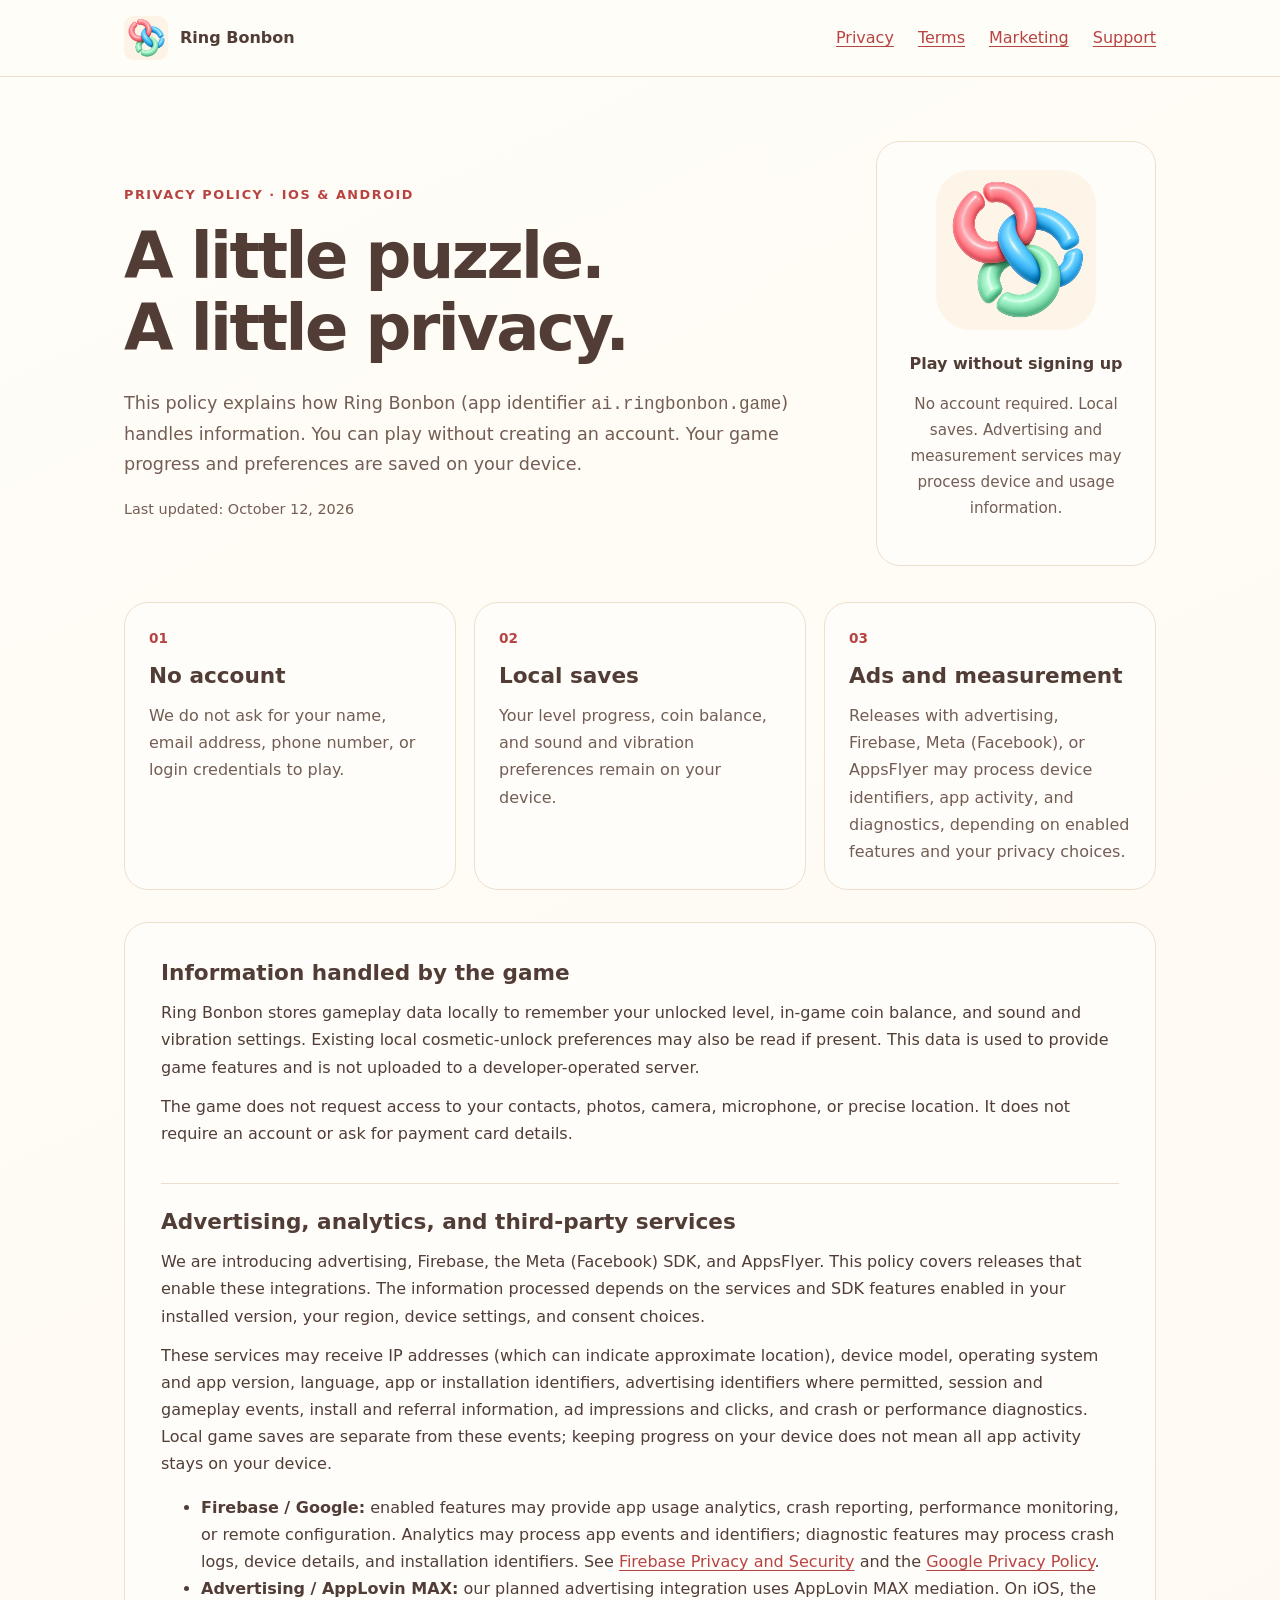
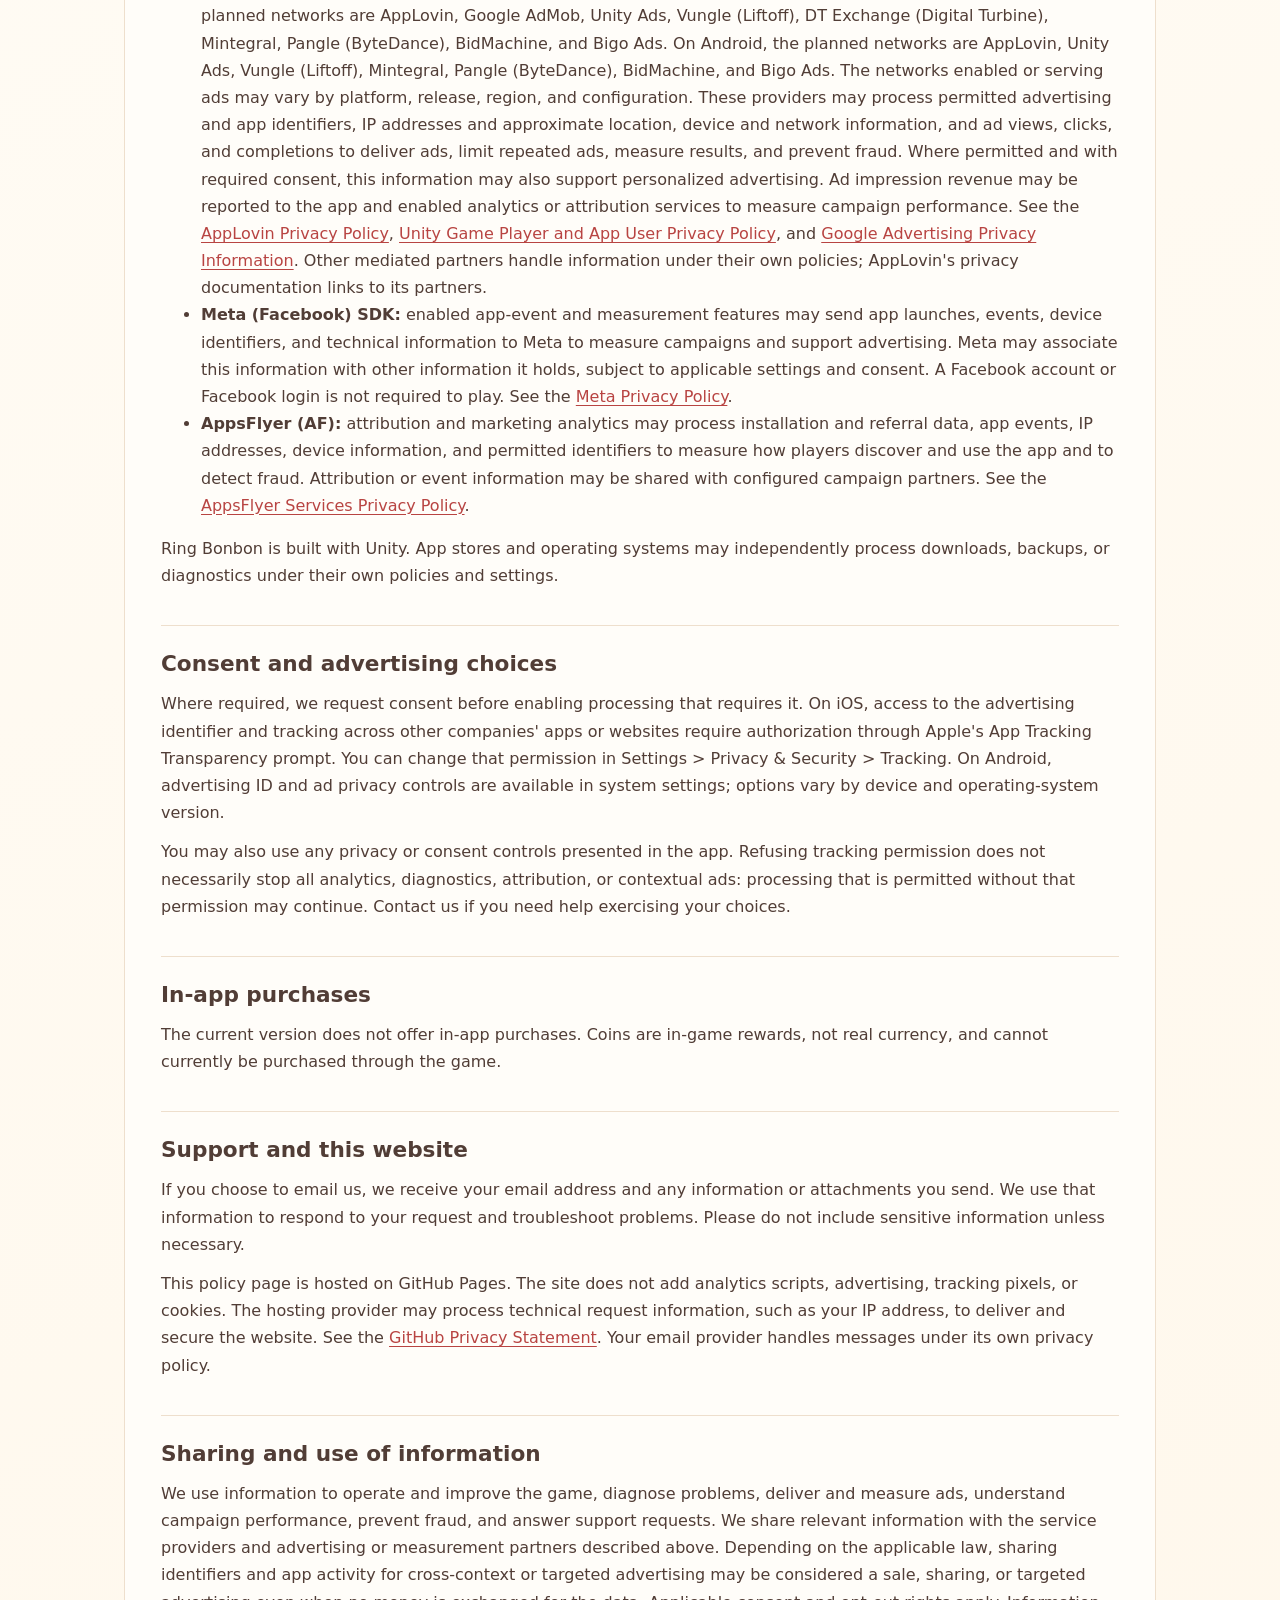
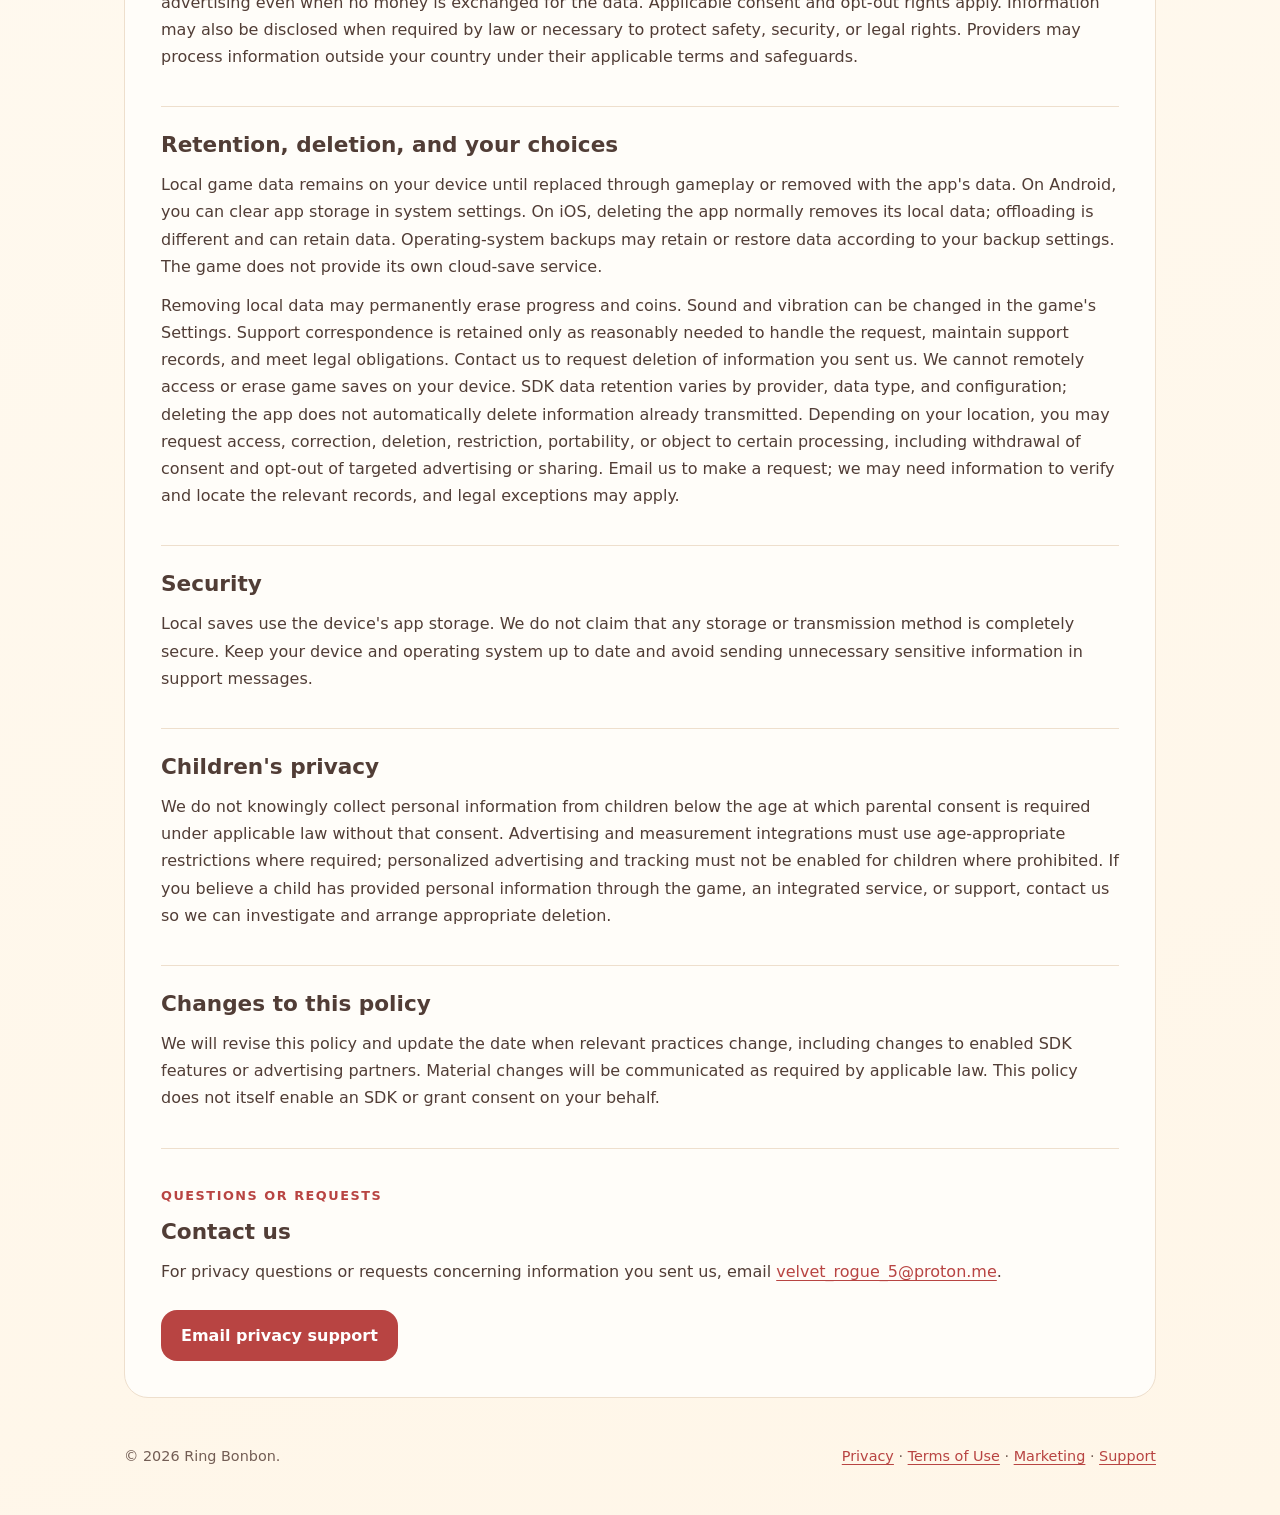
<file: index.html>
<!doctype html>
<html lang="en">
<head>
  <meta charset="utf-8">
  <meta name="viewport" content="width=device-width, initial-scale=1">
  <meta http-equiv="refresh" content="0;url=privacy.html">
  <title>Ring Bonbon</title>
</head>
<body><p><a href="privacy.html">Ring Bonbon Privacy Policy</a></p></body>
</html>
</file>
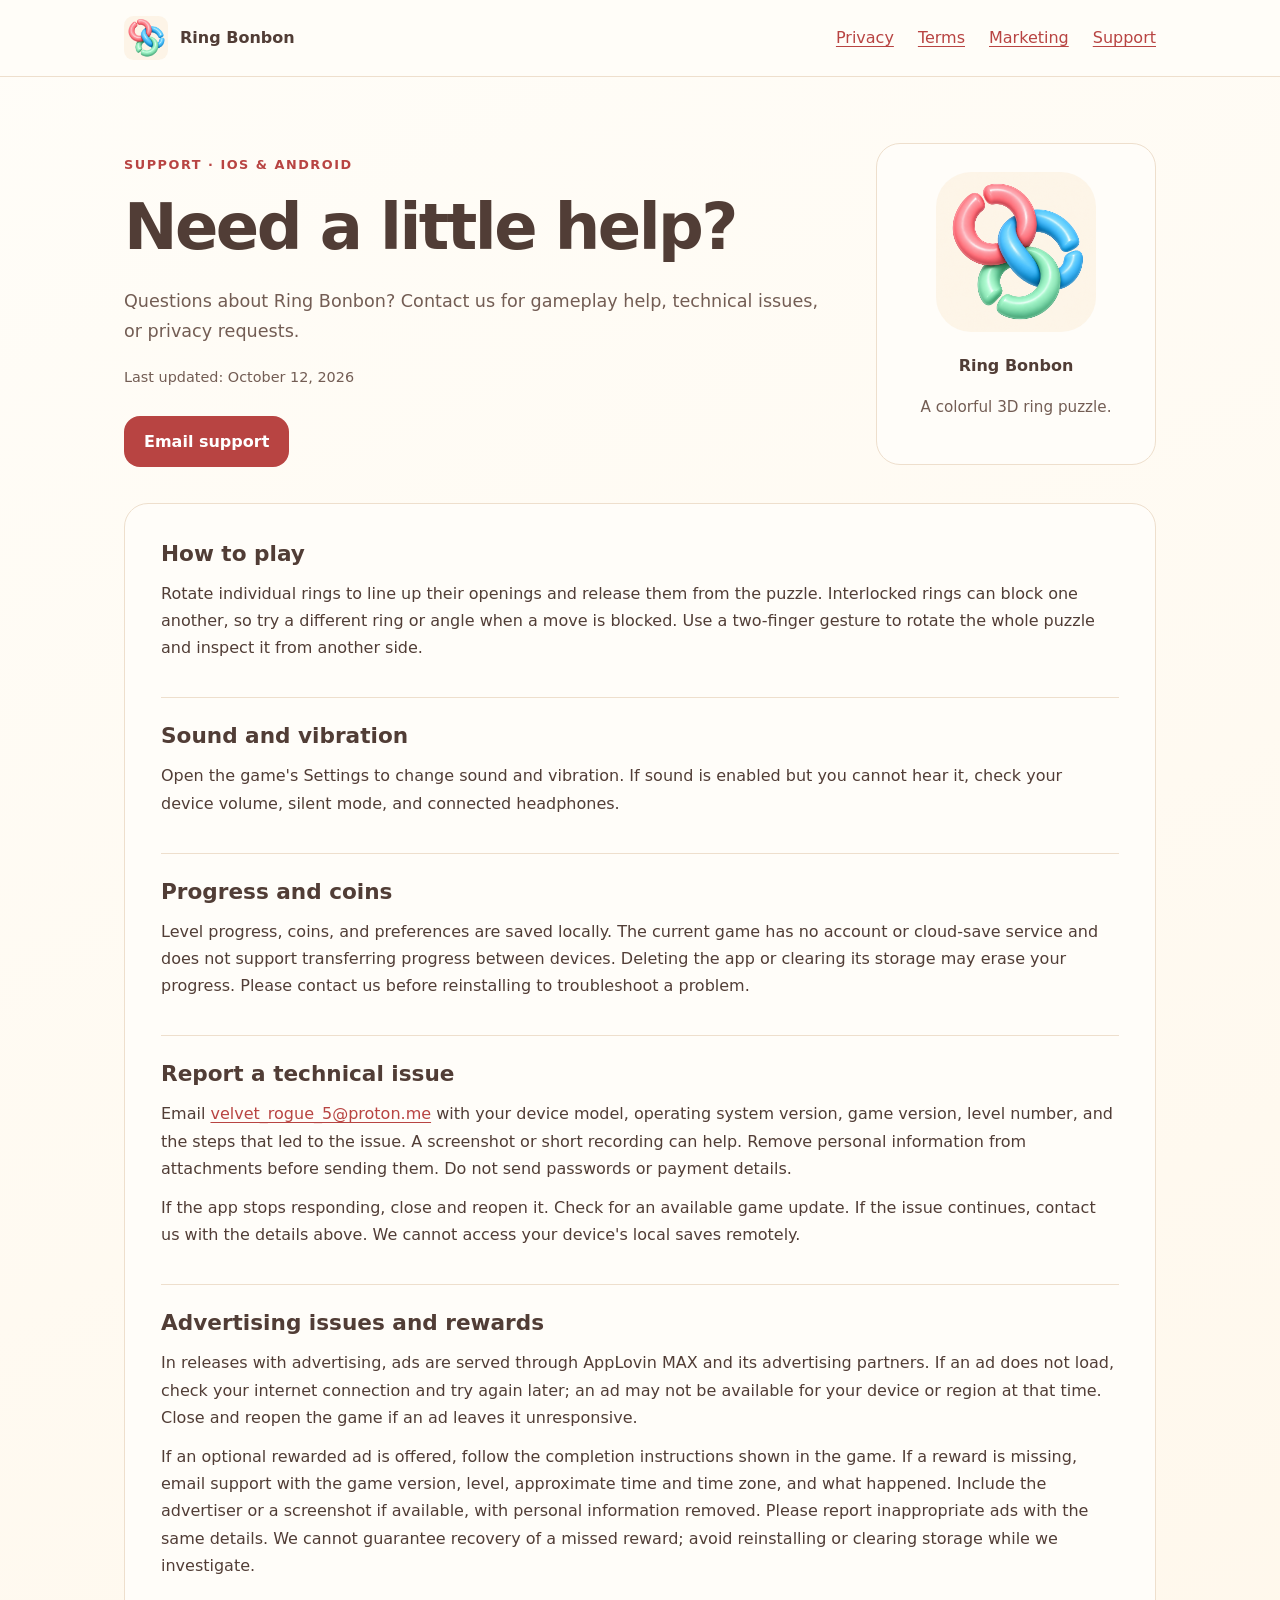
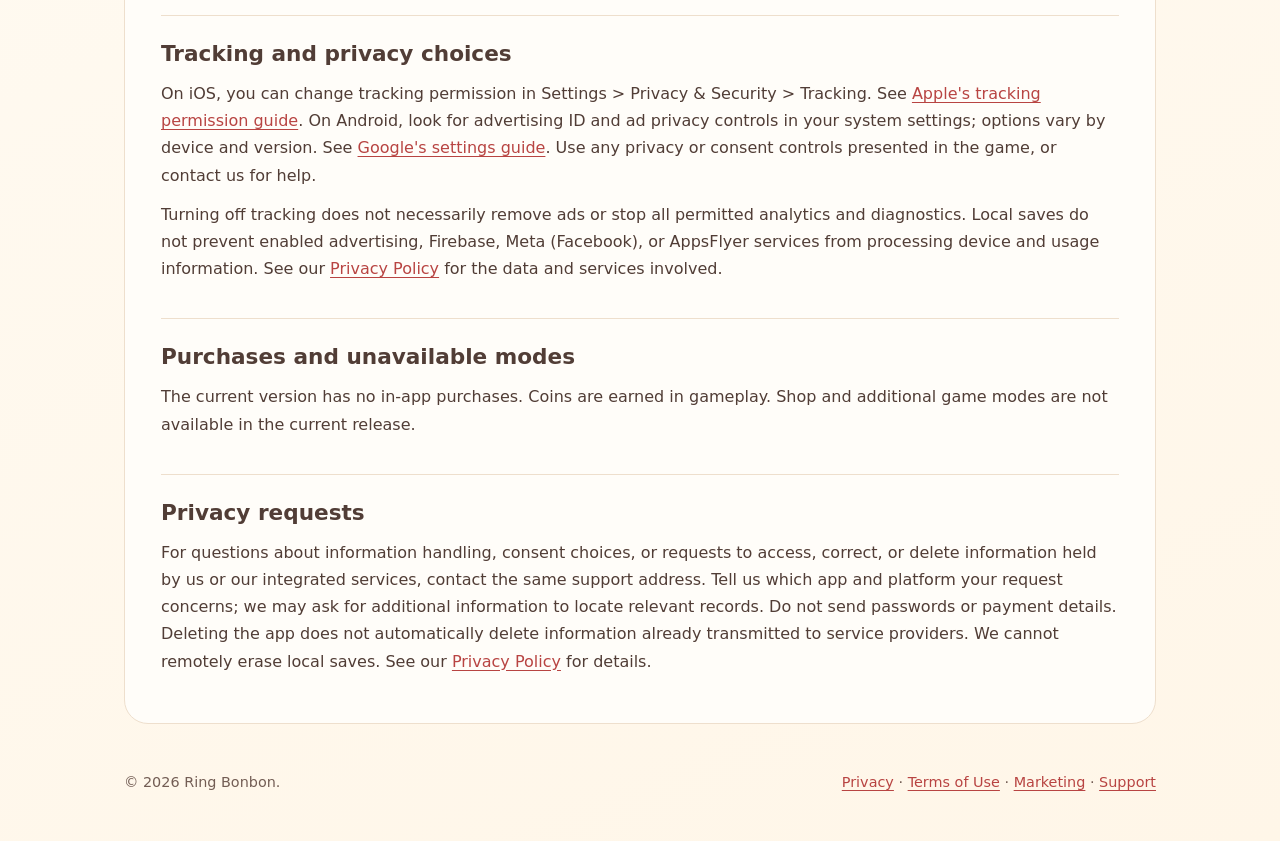
<file: support/index.html>
<!doctype html>
<html lang="en">
<head>
  <meta charset="utf-8">
  <meta name="viewport" content="width=device-width, initial-scale=1">
  <meta name="description" content="Ring Bonbon gameplay, technical and advertising support, privacy choices, and contact information.">
  <meta name="theme-color" content="#fff6e8">
  <title>Support | Ring Bonbon</title>
  <link rel="icon" href="../assets/app-icon.png">
  <link rel="stylesheet" href="../assets/styles.css">
</head>
<body>
  <header><nav aria-label="Page navigation"><a class="brand" href="../index.html"><img src="../assets/app-icon.png" alt="" width="44" height="44">Ring Bonbon</a><a href="../privacy.html">Privacy</a><a href="../terms-of-use.html">Terms</a><a href="../marketing.html">Marketing</a><a href="./" aria-current="page">Support</a></nav></header>
  <main>
    <section class="hero"><div><p class="eyebrow">Support · iOS &amp; Android</p><h1>Need a little help?</h1><p class="lead">Questions about Ring Bonbon? Contact us for gameplay help, technical issues, or privacy requests.</p><p class="updated">Last updated: October 12, 2026</p><a class="button" href="mailto:velvet_rogue_5@proton.me?subject=Ring%20Bonbon%20Support">Email support</a></div><aside><img src="../assets/app-icon.png" alt="Ring Bonbon app icon" width="160" height="160"><strong>Ring Bonbon</strong><p>A colorful 3D ring puzzle.</p></aside></section>
    <section class="policy" aria-label="Support information">
      <article><h2>How to play</h2><p>Rotate individual rings to line up their openings and release them from the puzzle. Interlocked rings can block one another, so try a different ring or angle when a move is blocked. Use a two-finger gesture to rotate the whole puzzle and inspect it from another side.</p></article>
      <article><h2>Sound and vibration</h2><p>Open the game's Settings to change sound and vibration. If sound is enabled but you cannot hear it, check your device volume, silent mode, and connected headphones.</p></article>
      <article><h2>Progress and coins</h2><p>Level progress, coins, and preferences are saved locally. The current game has no account or cloud-save service and does not support transferring progress between devices. Deleting the app or clearing its storage may erase your progress. Please contact us before reinstalling to troubleshoot a problem.</p></article>
      <article><h2>Report a technical issue</h2><p>Email <a href="mailto:velvet_rogue_5@proton.me">velvet_rogue_5@proton.me</a> with your device model, operating system version, game version, level number, and the steps that led to the issue. A screenshot or short recording can help. Remove personal information from attachments before sending them. Do not send passwords or payment details.</p><p>If the app stops responding, close and reopen it. Check for an available game update. If the issue continues, contact us with the details above. We cannot access your device's local saves remotely.</p></article>
      <article><h2>Advertising issues and rewards</h2><p>In releases with advertising, ads are served through AppLovin MAX and its advertising partners. If an ad does not load, check your internet connection and try again later; an ad may not be available for your device or region at that time. Close and reopen the game if an ad leaves it unresponsive.</p><p>If an optional rewarded ad is offered, follow the completion instructions shown in the game. If a reward is missing, email support with the game version, level, approximate time and time zone, and what happened. Include the advertiser or a screenshot if available, with personal information removed. Please report inappropriate ads with the same details. We cannot guarantee recovery of a missed reward; avoid reinstalling or clearing storage while we investigate.</p></article>
      <article><h2>Tracking and privacy choices</h2><p>On iOS, you can change tracking permission in Settings &gt; Privacy &amp; Security &gt; Tracking. See <a href="https://support.apple.com/en-us/102420" rel="noopener noreferrer">Apple's tracking permission guide</a>. On Android, look for advertising ID and ad privacy controls in your system settings; options vary by device and version. See <a href="https://support.google.com/android/answer/3118621" rel="noopener noreferrer">Google's settings guide</a>. Use any privacy or consent controls presented in the game, or contact us for help.</p><p>Turning off tracking does not necessarily remove ads or stop all permitted analytics and diagnostics. Local saves do not prevent enabled advertising, Firebase, Meta (Facebook), or AppsFlyer services from processing device and usage information. See our <a href="../privacy.html">Privacy Policy</a> for the data and services involved.</p></article>
      <article><h2>Purchases and unavailable modes</h2><p>The current version has no in-app purchases. Coins are earned in gameplay. Shop and additional game modes are not available in the current release.</p></article>
      <article><h2>Privacy requests</h2><p>For questions about information handling, consent choices, or requests to access, correct, or delete information held by us or our integrated services, contact the same support address. Tell us which app and platform your request concerns; we may ask for additional information to locate relevant records. Do not send passwords or payment details. Deleting the app does not automatically delete information already transmitted to service providers. We cannot remotely erase local saves. See our <a href="../privacy.html">Privacy Policy</a> for details.</p></article>
    </section>
  </main>
  <footer><p>&copy; 2026 Ring Bonbon.</p><div><a href="../privacy.html">Privacy</a> · <a href="../terms-of-use.html">Terms of Use</a> · <a href="../marketing.html">Marketing</a> · <a href="./">Support</a></div></footer>
</body>
</html>
</file>
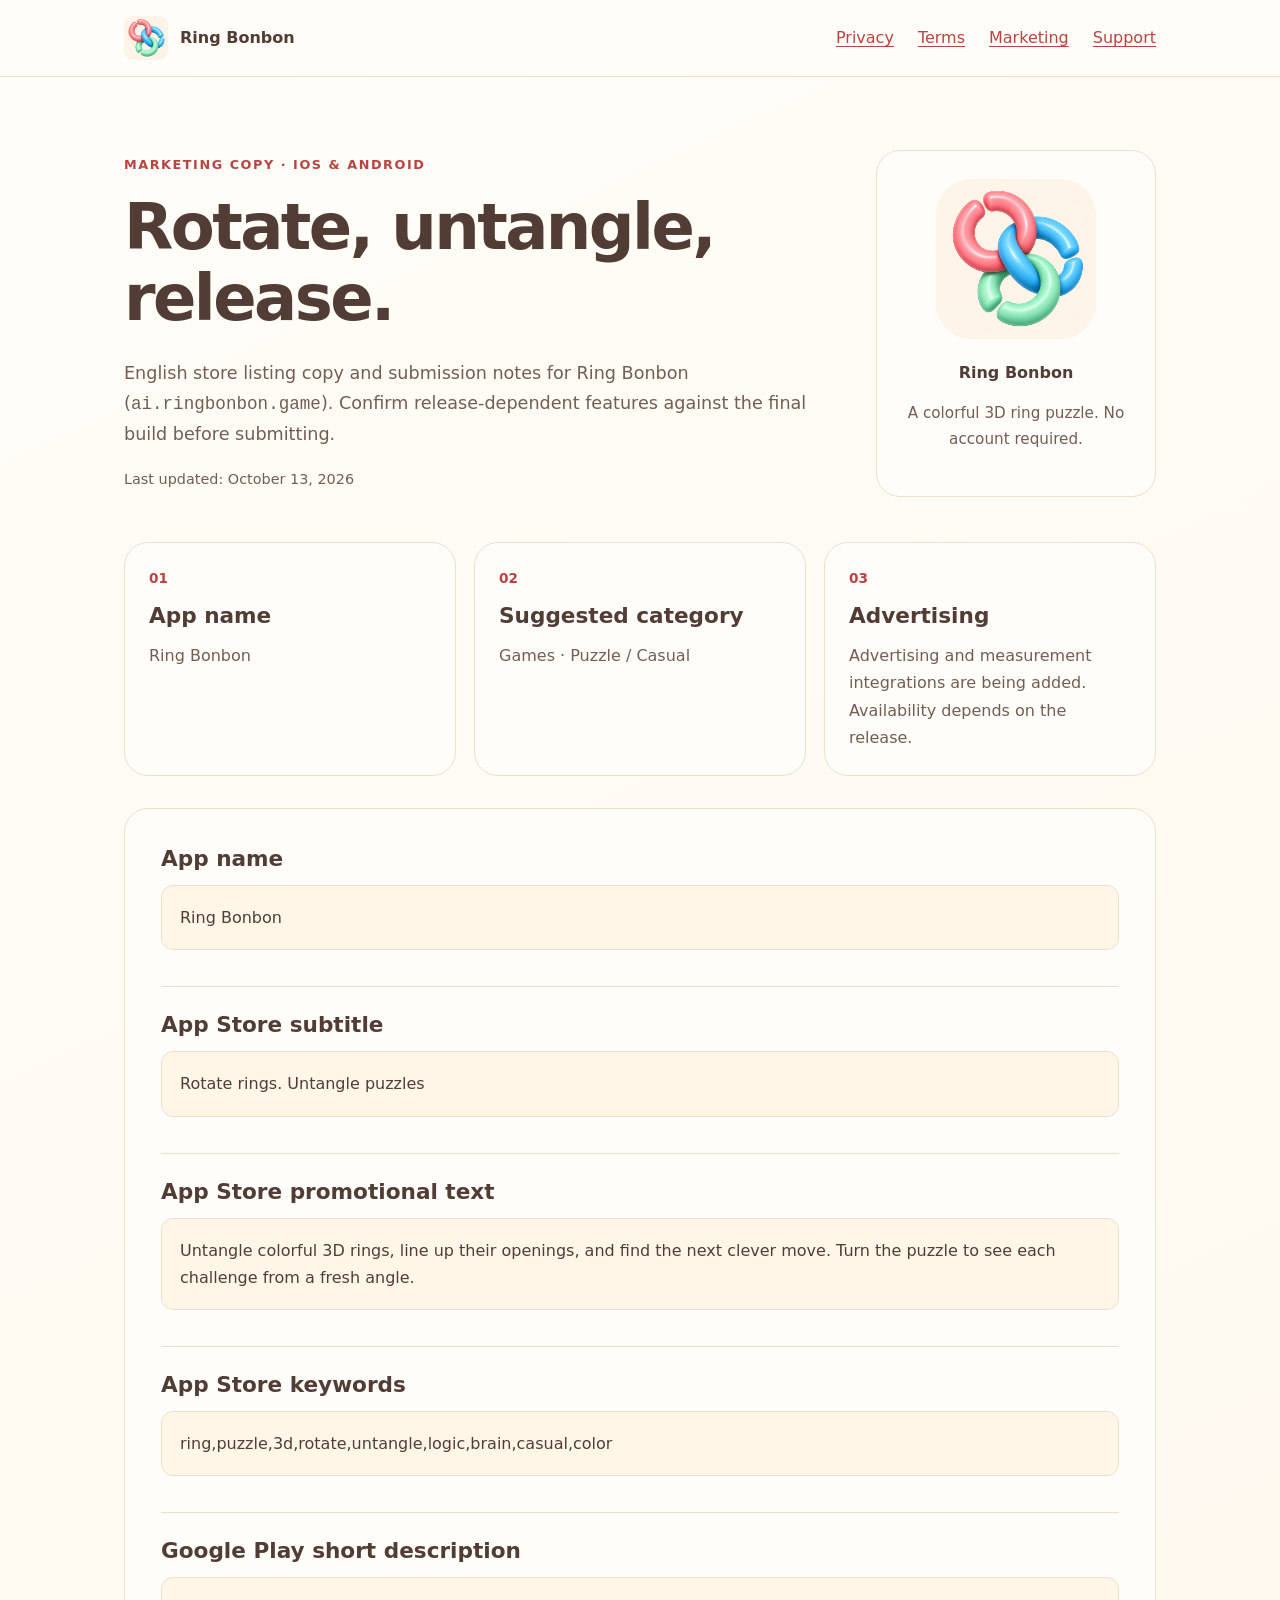
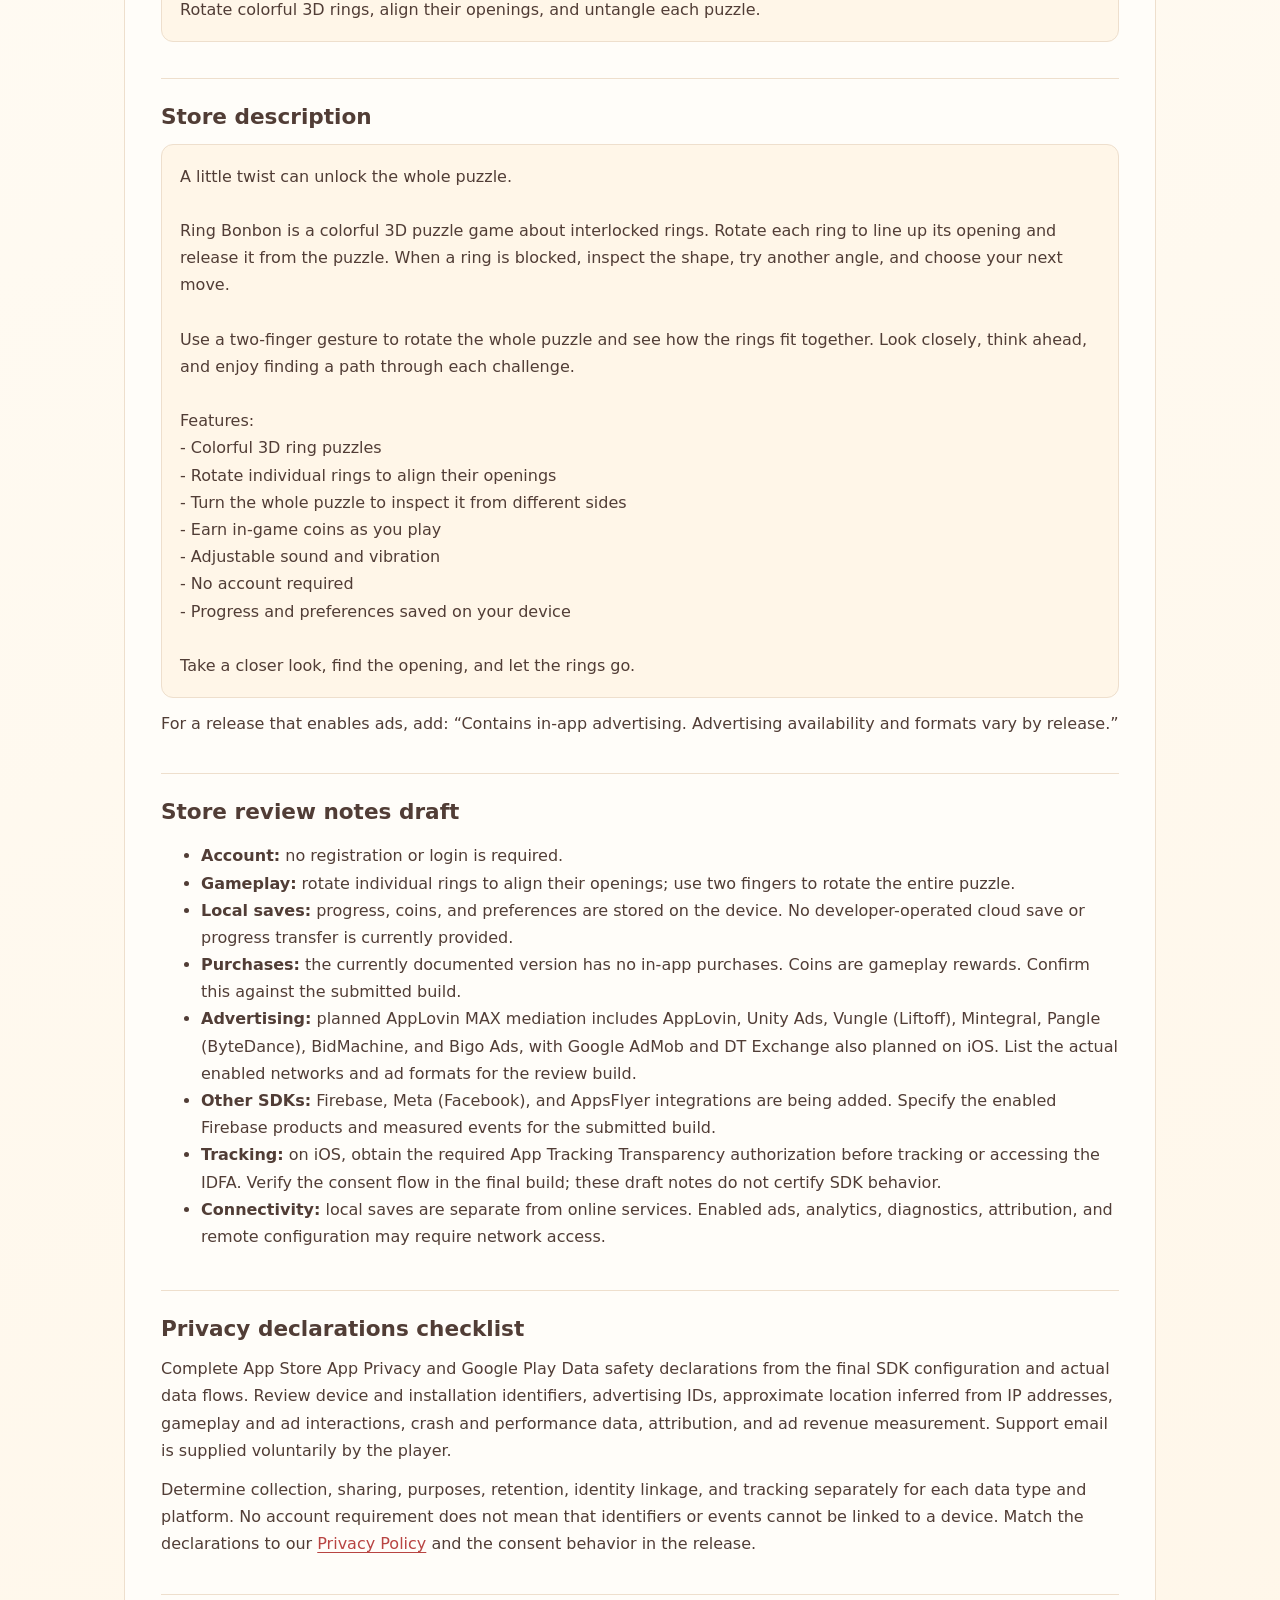
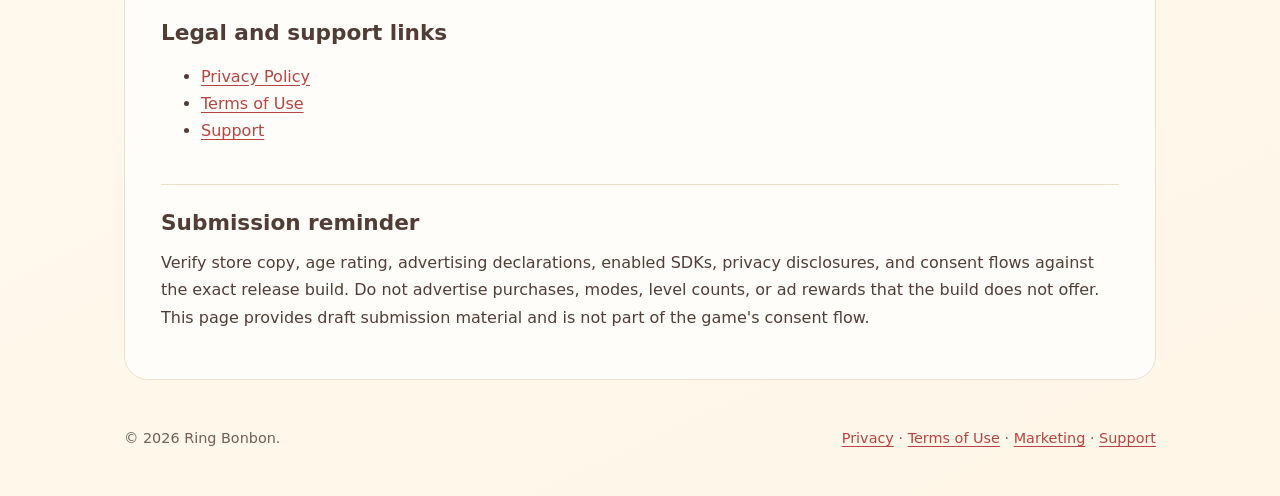
<file: marketing.html>
<!doctype html>
<html lang="en">
<head>
  <meta charset="utf-8">
  <meta name="viewport" content="width=device-width, initial-scale=1">
  <meta name="description" content="English store listing copy and submission notes for Ring Bonbon on iOS and Android.">
  <meta name="theme-color" content="#fff6e8">
  <title>Marketing Copy | Ring Bonbon</title>
  <link rel="icon" href="assets/app-icon.png">
  <link rel="stylesheet" href="assets/styles.css">
</head>
<body>
  <header><nav aria-label="Page navigation"><a class="brand" href="index.html"><img src="assets/app-icon.png" alt="" width="44" height="44">Ring Bonbon</a><a href="privacy.html">Privacy</a><a href="terms-of-use.html">Terms</a><a href="marketing.html" aria-current="page">Marketing</a><a href="support/">Support</a></nav></header>
  <main>
    <section class="hero"><div><p class="eyebrow">Marketing Copy · iOS &amp; Android</p><h1>Rotate, untangle,<br>release.</h1><p class="lead">English store listing copy and submission notes for Ring Bonbon (<code>ai.ringbonbon.game</code>). Confirm release-dependent features against the final build before submitting.</p><p class="updated">Last updated: October 13, 2026</p></div><aside><img src="assets/app-icon.png" alt="Ring Bonbon app icon" width="160" height="160"><strong>Ring Bonbon</strong><p>A colorful 3D ring puzzle. No account required.</p></aside></section>
    <section class="summary" aria-label="Store listing summary">
      <article><span>01</span><h2>App name</h2><p>Ring Bonbon</p></article>
      <article><span>02</span><h2>Suggested category</h2><p>Games · Puzzle / Casual</p></article>
      <article><span>03</span><h2>Advertising</h2><p>Advertising and measurement integrations are being added. Availability depends on the release.</p></article>
    </section>
    <section class="policy" aria-label="Marketing copy and submission notes">
      <article><h2>App name</h2><pre class="copy-block">Ring Bonbon</pre></article>
      <article><h2>App Store subtitle</h2><pre id="subtitle" class="copy-block">Rotate rings. Untangle puzzles</pre></article>
      <article><h2>App Store promotional text</h2><pre id="promotional-text" class="copy-block">Untangle colorful 3D rings, line up their openings, and find the next clever move. Turn the puzzle to see each challenge from a fresh angle.</pre></article>
      <article><h2>App Store keywords</h2><pre id="keywords" class="copy-block">ring,puzzle,3d,rotate,untangle,logic,brain,casual,color</pre></article>
      <article><h2>Google Play short description</h2><pre id="short-description" class="copy-block">Rotate colorful 3D rings, align their openings, and untangle each puzzle.</pre></article>
      <article><h2>Store description</h2><pre id="store-description" class="copy-block">A little twist can unlock the whole puzzle.

Ring Bonbon is a colorful 3D puzzle game about interlocked rings. Rotate each ring to line up its opening and release it from the puzzle. When a ring is blocked, inspect the shape, try another angle, and choose your next move.

Use a two-finger gesture to rotate the whole puzzle and see how the rings fit together. Look closely, think ahead, and enjoy finding a path through each challenge.

Features:
- Colorful 3D ring puzzles
- Rotate individual rings to align their openings
- Turn the whole puzzle to inspect it from different sides
- Earn in-game coins as you play
- Adjustable sound and vibration
- No account required
- Progress and preferences saved on your device

Take a closer look, find the opening, and let the rings go.</pre><p>For a release that enables ads, add: “Contains in-app advertising. Advertising availability and formats vary by release.”</p></article>
      <article><h2>Store review notes draft</h2><ul>
        <li><strong>Account:</strong> no registration or login is required.</li>
        <li><strong>Gameplay:</strong> rotate individual rings to align their openings; use two fingers to rotate the entire puzzle.</li>
        <li><strong>Local saves:</strong> progress, coins, and preferences are stored on the device. No developer-operated cloud save or progress transfer is currently provided.</li>
        <li><strong>Purchases:</strong> the currently documented version has no in-app purchases. Coins are gameplay rewards. Confirm this against the submitted build.</li>
        <li><strong>Advertising:</strong> planned AppLovin MAX mediation includes AppLovin, Unity Ads, Vungle (Liftoff), Mintegral, Pangle (ByteDance), BidMachine, and Bigo Ads, with Google AdMob and DT Exchange also planned on iOS. List the actual enabled networks and ad formats for the review build.</li>
        <li><strong>Other SDKs:</strong> Firebase, Meta (Facebook), and AppsFlyer integrations are being added. Specify the enabled Firebase products and measured events for the submitted build.</li>
        <li><strong>Tracking:</strong> on iOS, obtain the required App Tracking Transparency authorization before tracking or accessing the IDFA. Verify the consent flow in the final build; these draft notes do not certify SDK behavior.</li>
        <li><strong>Connectivity:</strong> local saves are separate from online services. Enabled ads, analytics, diagnostics, attribution, and remote configuration may require network access.</li>
      </ul></article>
      <article><h2>Privacy declarations checklist</h2><p>Complete App Store App Privacy and Google Play Data safety declarations from the final SDK configuration and actual data flows. Review device and installation identifiers, advertising IDs, approximate location inferred from IP addresses, gameplay and ad interactions, crash and performance data, attribution, and ad revenue measurement. Support email is supplied voluntarily by the player.</p><p>Determine collection, sharing, purposes, retention, identity linkage, and tracking separately for each data type and platform. No account requirement does not mean that identifiers or events cannot be linked to a device. Match the declarations to our <a href="privacy.html">Privacy Policy</a> and the consent behavior in the release.</p></article>
      <article><h2>Legal and support links</h2><ul><li><a href="privacy.html">Privacy Policy</a></li><li><a href="terms-of-use.html">Terms of Use</a></li><li><a href="support/">Support</a></li></ul></article>
      <article><h2>Submission reminder</h2><p>Verify store copy, age rating, advertising declarations, enabled SDKs, privacy disclosures, and consent flows against the exact release build. Do not advertise purchases, modes, level counts, or ad rewards that the build does not offer. This page provides draft submission material and is not part of the game's consent flow.</p></article>
    </section>
  </main>
  <footer><p>&copy; 2026 Ring Bonbon.</p><div><a href="privacy.html">Privacy</a> · <a href="terms-of-use.html">Terms of Use</a> · <a href="marketing.html">Marketing</a> · <a href="support/">Support</a></div></footer>
</body>
</html>
</file>
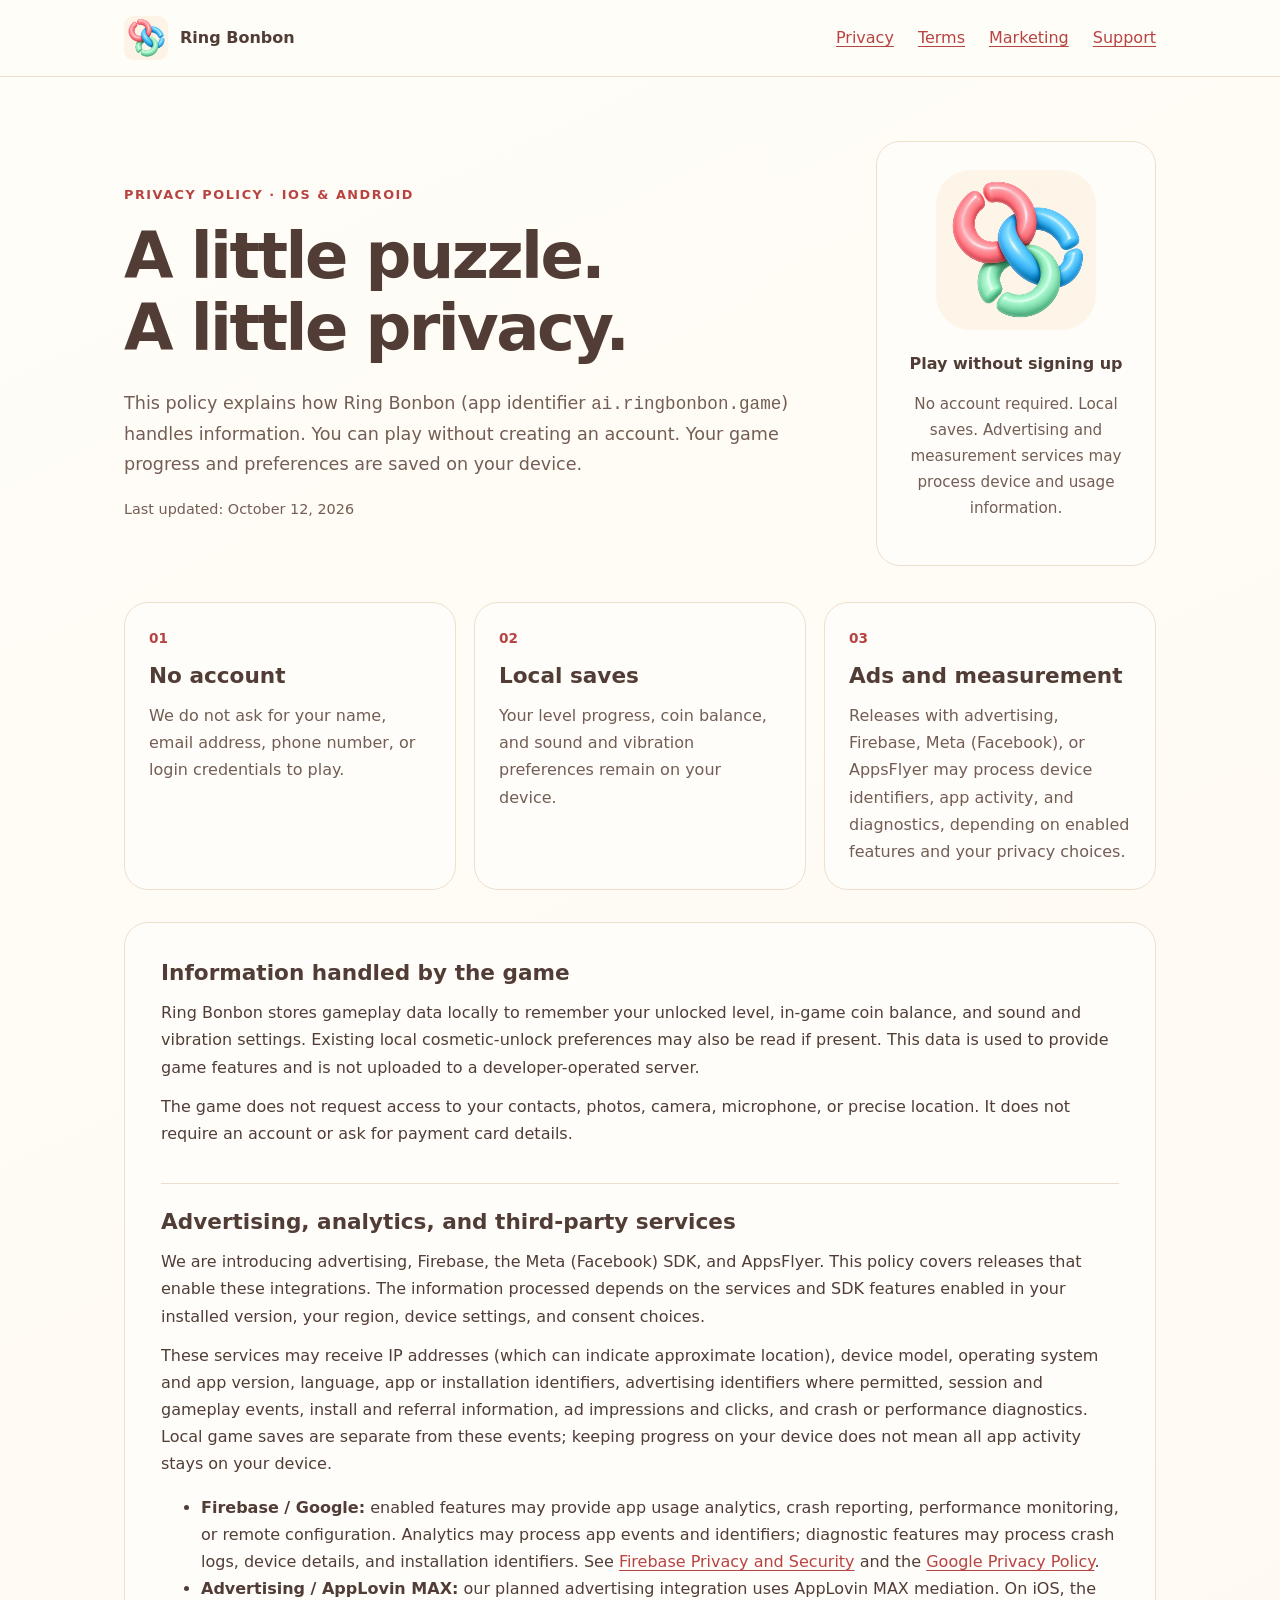
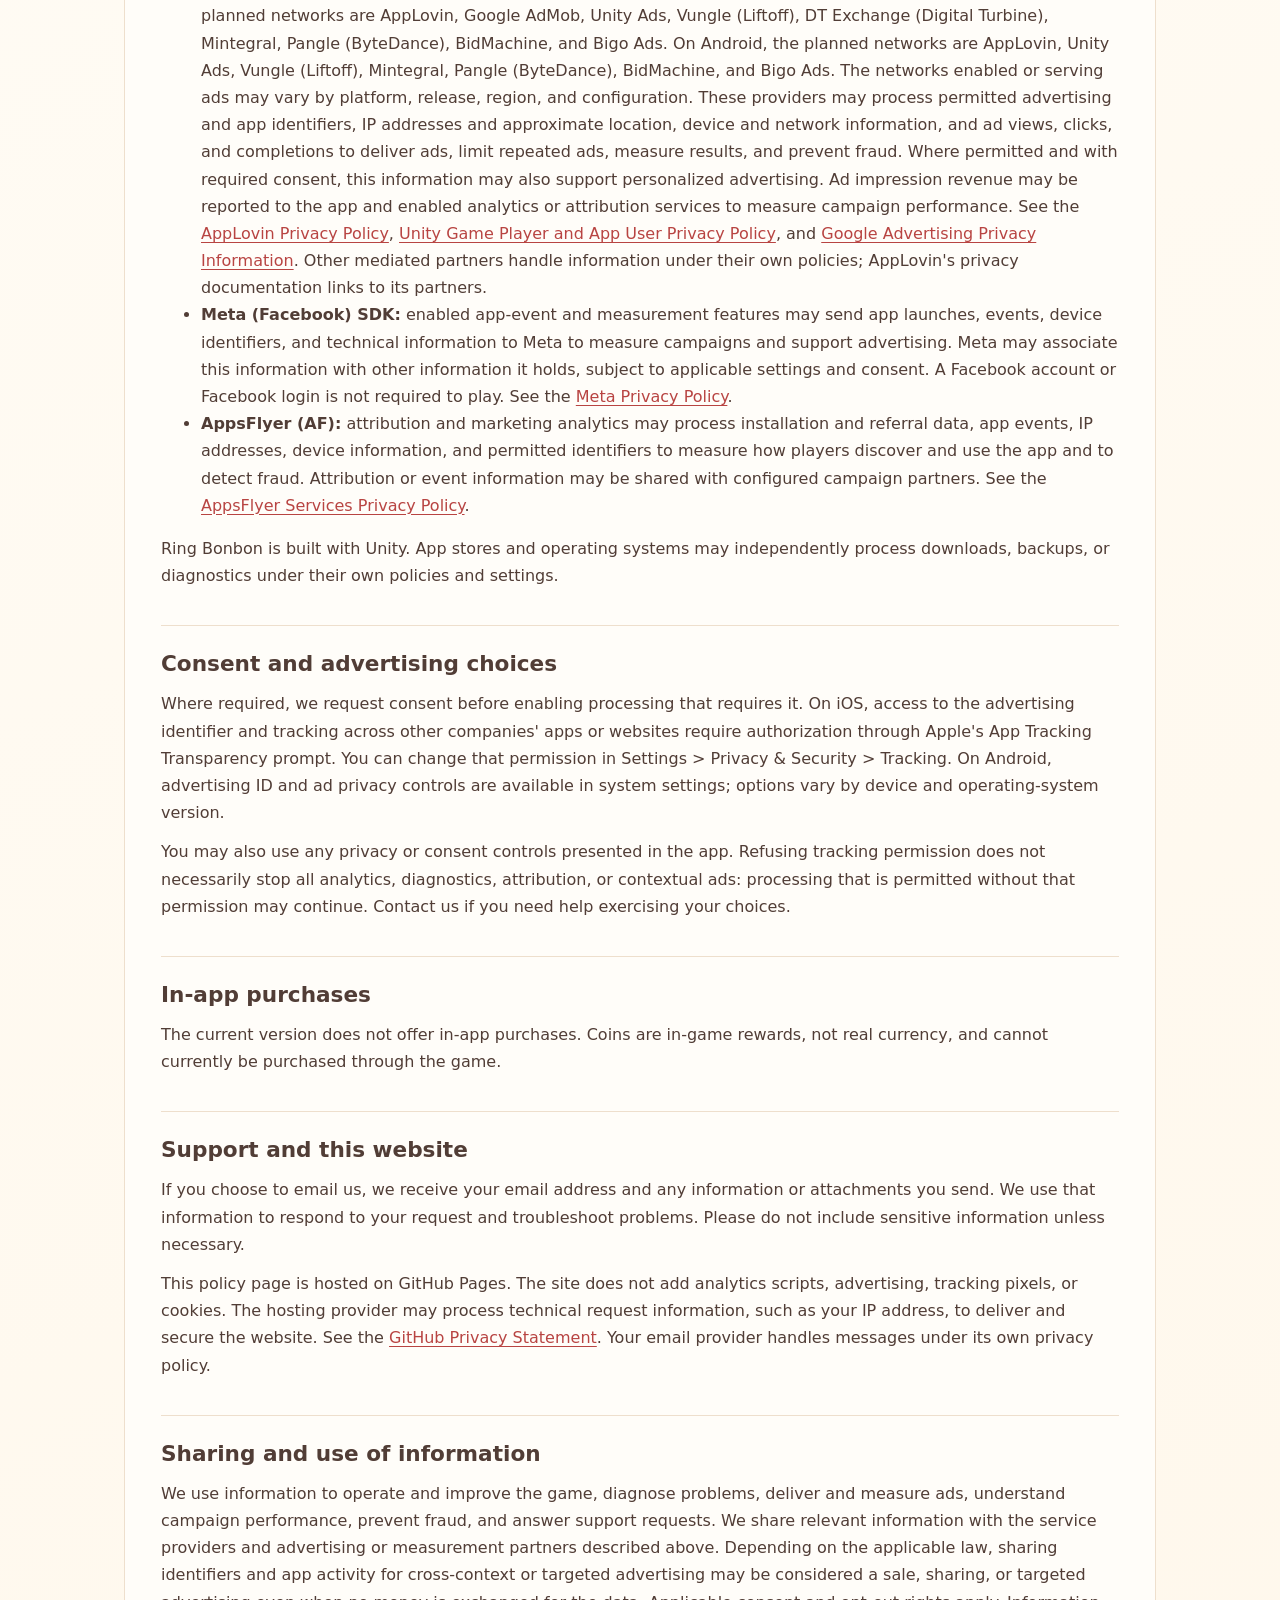
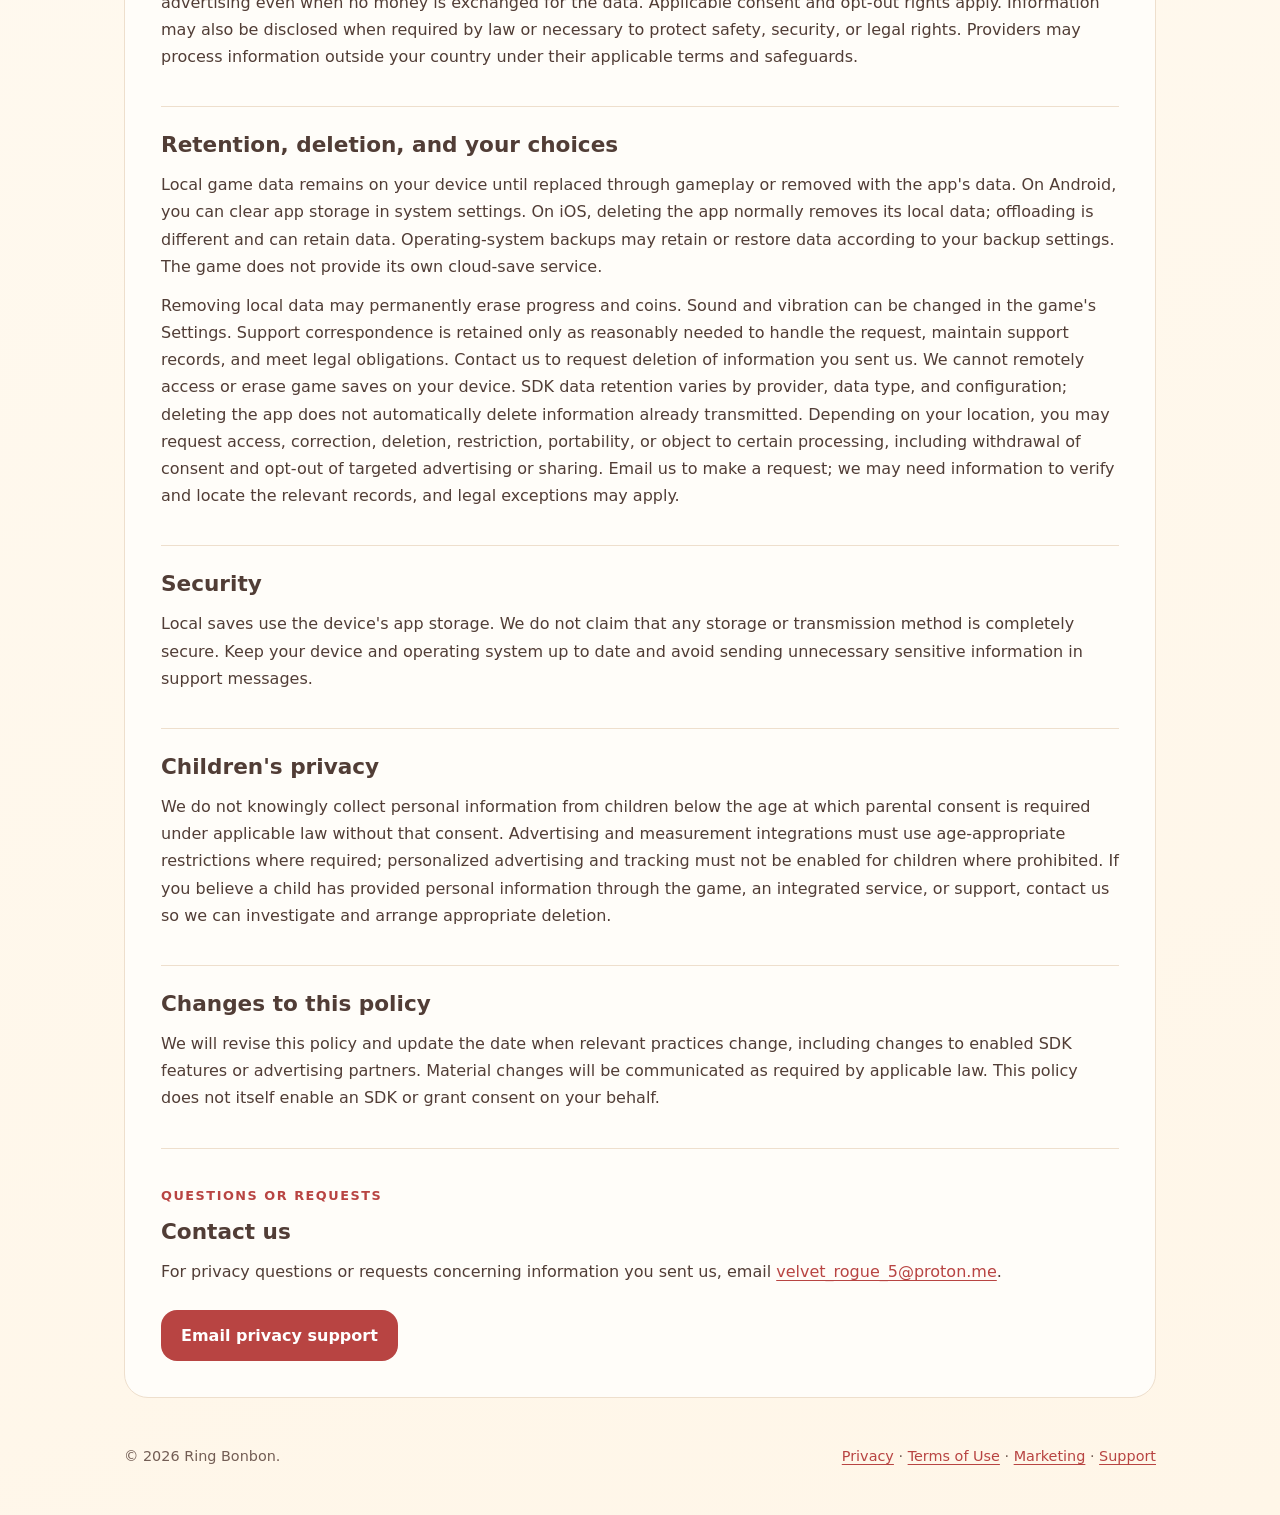
<file: privacy.html>
<!doctype html>
<html lang="en">
<head>
  <meta charset="utf-8">
  <meta name="viewport" content="width=device-width, initial-scale=1">
  <meta name="description" content="Ring Bonbon privacy policy: local game saves, advertising, Firebase, Meta (Facebook) SDK, and AppsFlyer attribution and analytics.">
  <meta name="theme-color" content="#fff6e8">
  <title>Privacy Policy | Ring Bonbon</title>
  <link rel="icon" href="assets/app-icon.png">
  <link rel="apple-touch-icon" href="assets/app-icon.png">
  <link rel="stylesheet" href="assets/styles.css">
</head>
<body>
  <header><nav aria-label="Page navigation"><a class="brand" href="index.html"><img src="assets/app-icon.png" alt="" width="44" height="44">Ring Bonbon</a><a href="privacy.html" aria-current="page">Privacy</a><a href="terms-of-use.html">Terms</a><a href="marketing.html">Marketing</a><a href="support/">Support</a></nav></header>
  <main>
    <section class="hero">
      <div><p class="eyebrow">Privacy Policy · iOS &amp; Android</p><h1>A little puzzle.<br>A little privacy.</h1><p class="lead">This policy explains how Ring Bonbon (app identifier <code>ai.ringbonbon.game</code>) handles information. You can play without creating an account. Your game progress and preferences are saved on your device.</p><p class="updated">Last updated: October 12, 2026</p></div>
      <aside><img src="assets/app-icon.png" alt="Ring Bonbon app icon" width="160" height="160"><strong>Play without signing up</strong><p>No account required. Local saves. Advertising and measurement services may process device and usage information.</p></aside>
    </section>
    <section class="summary" aria-label="Privacy at a glance">
      <article><span>01</span><h2>No account</h2><p>We do not ask for your name, email address, phone number, or login credentials to play.</p></article>
      <article><span>02</span><h2>Local saves</h2><p>Your level progress, coin balance, and sound and vibration preferences remain on your device.</p></article>
      <article><span>03</span><h2>Ads and measurement</h2><p>Releases with advertising, Firebase, Meta (Facebook), or AppsFlyer may process device identifiers, app activity, and diagnostics, depending on enabled features and your privacy choices.</p></article>
    </section>
    <section class="policy" aria-label="Privacy policy details">
      <article><h2>Information handled by the game</h2><p>Ring Bonbon stores gameplay data locally to remember your unlocked level, in-game coin balance, and sound and vibration settings. Existing local cosmetic-unlock preferences may also be read if present. This data is used to provide game features and is not uploaded to a developer-operated server.</p><p>The game does not request access to your contacts, photos, camera, microphone, or precise location. It does not require an account or ask for payment card details.</p></article>
      <article><h2>Advertising, analytics, and third-party services</h2><p>We are introducing advertising, Firebase, the Meta (Facebook) SDK, and AppsFlyer. This policy covers releases that enable these integrations. The information processed depends on the services and SDK features enabled in your installed version, your region, device settings, and consent choices.</p><p>These services may receive IP addresses (which can indicate approximate location), device model, operating system and app version, language, app or installation identifiers, advertising identifiers where permitted, session and gameplay events, install and referral information, ad impressions and clicks, and crash or performance diagnostics. Local game saves are separate from these events; keeping progress on your device does not mean all app activity stays on your device.</p><ul>
        <li><strong>Firebase / Google:</strong> enabled features may provide app usage analytics, crash reporting, performance monitoring, or remote configuration. Analytics may process app events and identifiers; diagnostic features may process crash logs, device details, and installation identifiers. See <a href="https://firebase.google.com/support/privacy" rel="noopener noreferrer">Firebase Privacy and Security</a> and the <a href="https://policies.google.com/privacy" rel="noopener noreferrer">Google Privacy Policy</a>.</li>
        <li><strong>Advertising / AppLovin MAX:</strong> our planned advertising integration uses AppLovin MAX mediation. On iOS, the planned networks are AppLovin, Google AdMob, Unity Ads, Vungle (Liftoff), DT Exchange (Digital Turbine), Mintegral, Pangle (ByteDance), BidMachine, and Bigo Ads. On Android, the planned networks are AppLovin, Unity Ads, Vungle (Liftoff), Mintegral, Pangle (ByteDance), BidMachine, and Bigo Ads. The networks enabled or serving ads may vary by platform, release, region, and configuration. These providers may process permitted advertising and app identifiers, IP addresses and approximate location, device and network information, and ad views, clicks, and completions to deliver ads, limit repeated ads, measure results, and prevent fraud. Where permitted and with required consent, this information may also support personalized advertising. Ad impression revenue may be reported to the app and enabled analytics or attribution services to measure campaign performance. See the <a href="https://legal.applovin.com/privacy/" rel="noopener noreferrer">AppLovin Privacy Policy</a>, <a href="https://unity.com/legal/game-player-and-app-user-privacy-policy" rel="noopener noreferrer">Unity Game Player and App User Privacy Policy</a>, and <a href="https://policies.google.com/technologies/ads" rel="noopener noreferrer">Google Advertising Privacy Information</a>. Other mediated partners handle information under their own policies; AppLovin's privacy documentation links to its partners.</li>
        <li><strong>Meta (Facebook) SDK:</strong> enabled app-event and measurement features may send app launches, events, device identifiers, and technical information to Meta to measure campaigns and support advertising. Meta may associate this information with other information it holds, subject to applicable settings and consent. A Facebook account or Facebook login is not required to play. See the <a href="https://www.facebook.com/privacy/policy/" rel="noopener noreferrer">Meta Privacy Policy</a>.</li>
        <li><strong>AppsFlyer (AF):</strong> attribution and marketing analytics may process installation and referral data, app events, IP addresses, device information, and permitted identifiers to measure how players discover and use the app and to detect fraud. Attribution or event information may be shared with configured campaign partners. See the <a href="https://www.appsflyer.com/legal/services-privacy-policy/" rel="noopener noreferrer">AppsFlyer Services Privacy Policy</a>.</li>
      </ul><p>Ring Bonbon is built with Unity. App stores and operating systems may independently process downloads, backups, or diagnostics under their own policies and settings.</p></article>
      <article><h2>Consent and advertising choices</h2><p>Where required, we request consent before enabling processing that requires it. On iOS, access to the advertising identifier and tracking across other companies' apps or websites require authorization through Apple's App Tracking Transparency prompt. You can change that permission in Settings &gt; Privacy &amp; Security &gt; Tracking. On Android, advertising ID and ad privacy controls are available in system settings; options vary by device and operating-system version.</p><p>You may also use any privacy or consent controls presented in the app. Refusing tracking permission does not necessarily stop all analytics, diagnostics, attribution, or contextual ads: processing that is permitted without that permission may continue. Contact us if you need help exercising your choices.</p></article>
      <article><h2>In-app purchases</h2><p>The current version does not offer in-app purchases. Coins are in-game rewards, not real currency, and cannot currently be purchased through the game.</p></article>
      <article><h2>Support and this website</h2><p>If you choose to email us, we receive your email address and any information or attachments you send. We use that information to respond to your request and troubleshoot problems. Please do not include sensitive information unless necessary.</p><p>This policy page is hosted on GitHub Pages. The site does not add analytics scripts, advertising, tracking pixels, or cookies. The hosting provider may process technical request information, such as your IP address, to deliver and secure the website. See the <a href="https://docs.github.com/en/site-policy/privacy-policies/github-general-privacy-statement" rel="noopener noreferrer">GitHub Privacy Statement</a>. Your email provider handles messages under its own privacy policy.</p></article>
      <article><h2>Sharing and use of information</h2><p>We use information to operate and improve the game, diagnose problems, deliver and measure ads, understand campaign performance, prevent fraud, and answer support requests. We share relevant information with the service providers and advertising or measurement partners described above. Depending on the applicable law, sharing identifiers and app activity for cross-context or targeted advertising may be considered a sale, sharing, or targeted advertising even when no money is exchanged for the data. Applicable consent and opt-out rights apply. Information may also be disclosed when required by law or necessary to protect safety, security, or legal rights. Providers may process information outside your country under their applicable terms and safeguards.</p></article>
      <article><h2>Retention, deletion, and your choices</h2><p>Local game data remains on your device until replaced through gameplay or removed with the app's data. On Android, you can clear app storage in system settings. On iOS, deleting the app normally removes its local data; offloading is different and can retain data. Operating-system backups may retain or restore data according to your backup settings. The game does not provide its own cloud-save service.</p><p>Removing local data may permanently erase progress and coins. Sound and vibration can be changed in the game's Settings. Support correspondence is retained only as reasonably needed to handle the request, maintain support records, and meet legal obligations. Contact us to request deletion of information you sent us. We cannot remotely access or erase game saves on your device. SDK data retention varies by provider, data type, and configuration; deleting the app does not automatically delete information already transmitted. Depending on your location, you may request access, correction, deletion, restriction, portability, or object to certain processing, including withdrawal of consent and opt-out of targeted advertising or sharing. Email us to make a request; we may need information to verify and locate the relevant records, and legal exceptions may apply.</p></article>
      <article><h2>Security</h2><p>Local saves use the device's app storage. We do not claim that any storage or transmission method is completely secure. Keep your device and operating system up to date and avoid sending unnecessary sensitive information in support messages.</p></article>
      <article><h2>Children's privacy</h2><p>We do not knowingly collect personal information from children below the age at which parental consent is required under applicable law without that consent. Advertising and measurement integrations must use age-appropriate restrictions where required; personalized advertising and tracking must not be enabled for children where prohibited. If you believe a child has provided personal information through the game, an integrated service, or support, contact us so we can investigate and arrange appropriate deletion.</p></article>
      <article><h2>Changes to this policy</h2><p>We will revise this policy and update the date when relevant practices change, including changes to enabled SDK features or advertising partners. Material changes will be communicated as required by applicable law. This policy does not itself enable an SDK or grant consent on your behalf.</p></article>
      <article id="contact" class="contact"><p class="eyebrow">Questions or requests</p><h2>Contact us</h2><p>For privacy questions or requests concerning information you sent us, email <a href="mailto:velvet_rogue_5@proton.me">velvet_rogue_5@proton.me</a>.</p><a class="button" href="mailto:velvet_rogue_5@proton.me?subject=Ring%20Bonbon%20Privacy%20Request">Email privacy support</a></article>
    </section>
  </main>
  <footer><p>&copy; 2026 Ring Bonbon.</p><div><a href="privacy.html">Privacy</a> · <a href="terms-of-use.html">Terms of Use</a> · <a href="marketing.html">Marketing</a> · <a href="support/">Support</a></div></footer>
</body>
</html>
</file>
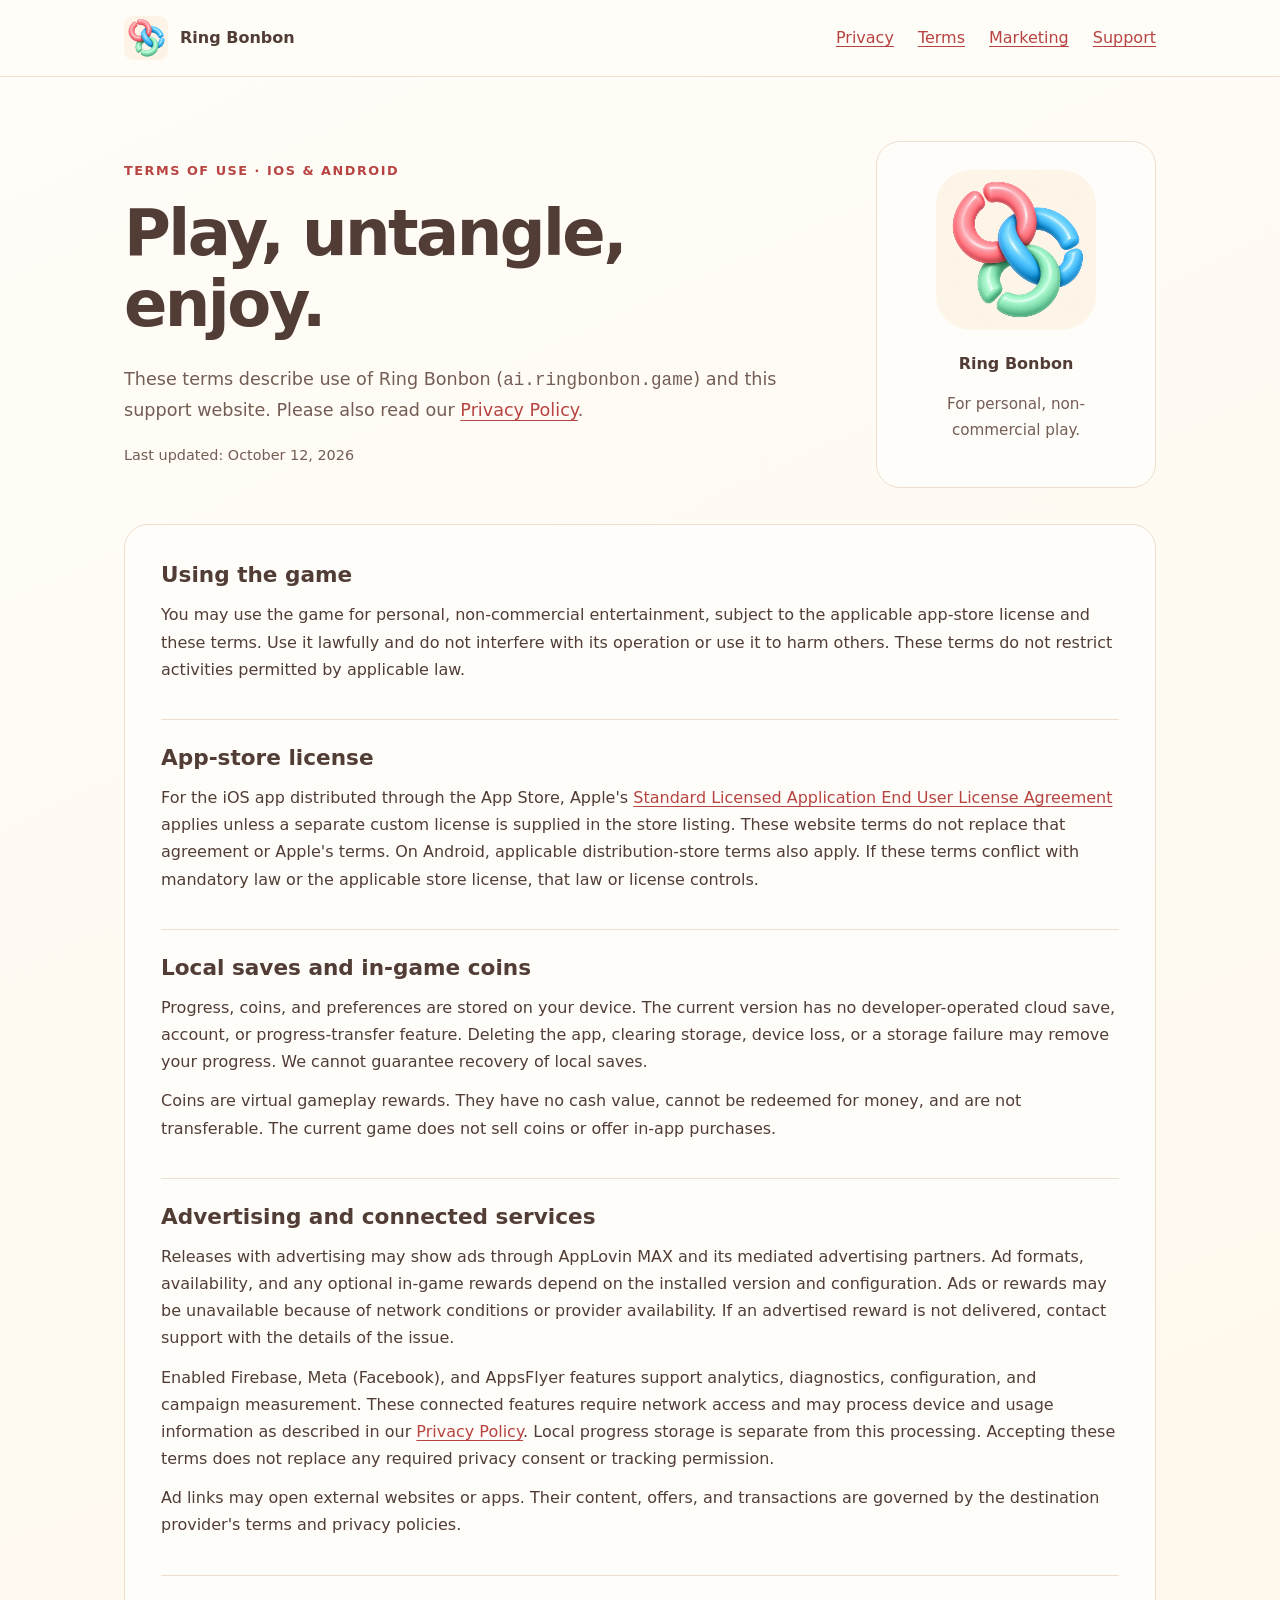
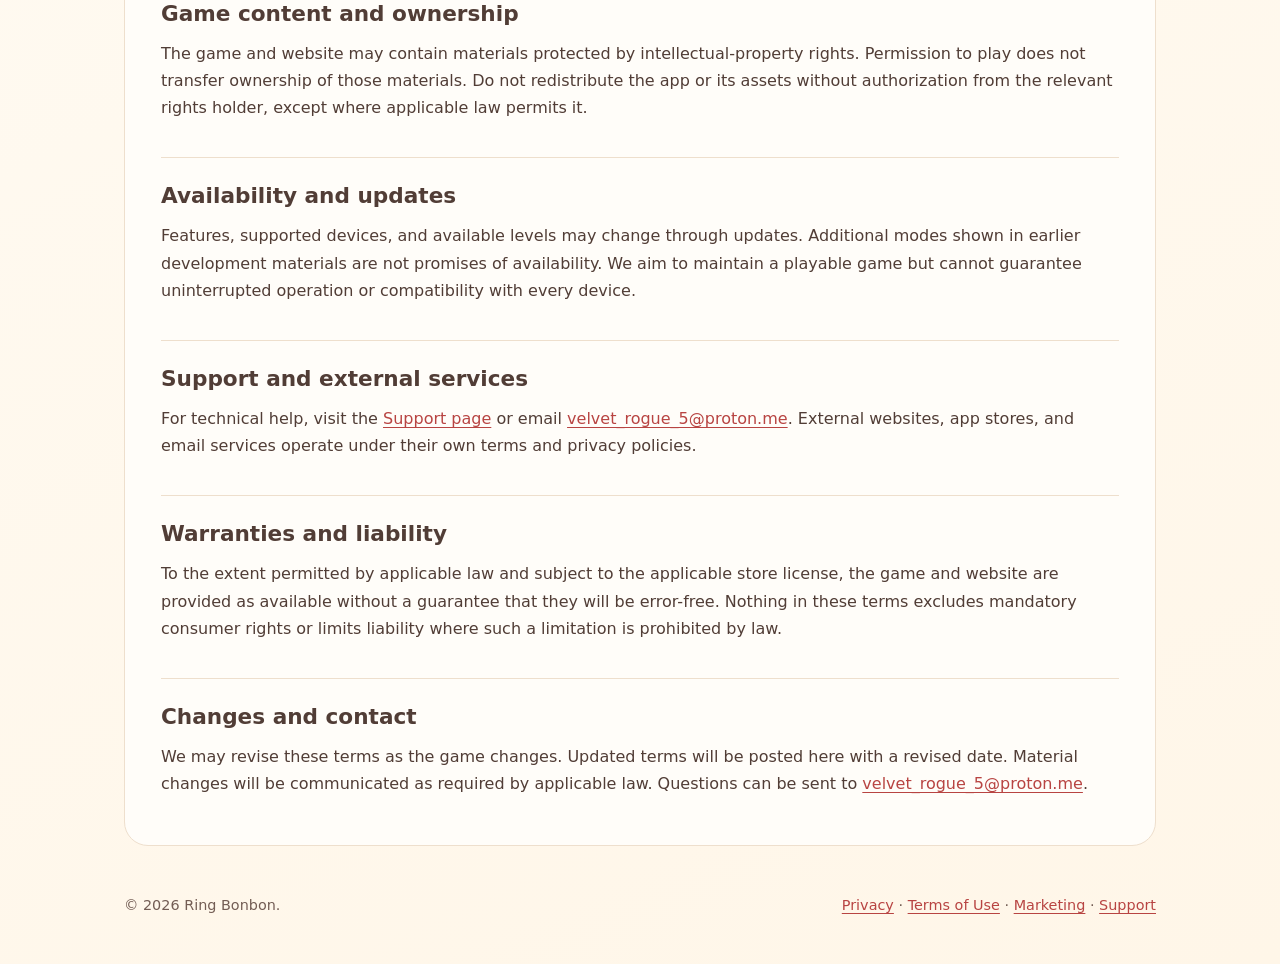
<file: terms-of-use.html>
<!doctype html>
<html lang="en">
<head>
  <meta charset="utf-8">
  <meta name="viewport" content="width=device-width, initial-scale=1">
  <meta name="description" content="Terms of Use for Ring Bonbon on iOS and Android.">
  <meta name="theme-color" content="#fff6e8">
  <title>Terms of Use | Ring Bonbon</title>
  <link rel="icon" href="assets/app-icon.png">
  <link rel="stylesheet" href="assets/styles.css">
</head>
<body>
  <header><nav aria-label="Page navigation"><a class="brand" href="index.html"><img src="assets/app-icon.png" alt="" width="44" height="44">Ring Bonbon</a><a href="privacy.html">Privacy</a><a href="terms-of-use.html" aria-current="page">Terms</a><a href="marketing.html">Marketing</a><a href="support/">Support</a></nav></header>
  <main>
    <section class="hero"><div><p class="eyebrow">Terms of Use · iOS &amp; Android</p><h1>Play, untangle,<br>enjoy.</h1><p class="lead">These terms describe use of Ring Bonbon (<code>ai.ringbonbon.game</code>) and this support website. Please also read our <a href="privacy.html">Privacy Policy</a>.</p><p class="updated">Last updated: October 12, 2026</p></div><aside><img src="assets/app-icon.png" alt="Ring Bonbon app icon" width="160" height="160"><strong>Ring Bonbon</strong><p>For personal, non-commercial play.</p></aside></section>
    <section class="policy" aria-label="Terms of use details">
      <article><h2>Using the game</h2><p>You may use the game for personal, non-commercial entertainment, subject to the applicable app-store license and these terms. Use it lawfully and do not interfere with its operation or use it to harm others. These terms do not restrict activities permitted by applicable law.</p></article>
      <article><h2>App-store license</h2><p>For the iOS app distributed through the App Store, Apple's <a href="https://www.apple.com/legal/internet-services/itunes/dev/stdeula/" rel="noopener noreferrer">Standard Licensed Application End User License Agreement</a> applies unless a separate custom license is supplied in the store listing. These website terms do not replace that agreement or Apple's terms. On Android, applicable distribution-store terms also apply. If these terms conflict with mandatory law or the applicable store license, that law or license controls.</p></article>
      <article><h2>Local saves and in-game coins</h2><p>Progress, coins, and preferences are stored on your device. The current version has no developer-operated cloud save, account, or progress-transfer feature. Deleting the app, clearing storage, device loss, or a storage failure may remove your progress. We cannot guarantee recovery of local saves.</p><p>Coins are virtual gameplay rewards. They have no cash value, cannot be redeemed for money, and are not transferable. The current game does not sell coins or offer in-app purchases.</p></article>
      <article><h2>Advertising and connected services</h2><p>Releases with advertising may show ads through AppLovin MAX and its mediated advertising partners. Ad formats, availability, and any optional in-game rewards depend on the installed version and configuration. Ads or rewards may be unavailable because of network conditions or provider availability. If an advertised reward is not delivered, contact support with the details of the issue.</p><p>Enabled Firebase, Meta (Facebook), and AppsFlyer features support analytics, diagnostics, configuration, and campaign measurement. These connected features require network access and may process device and usage information as described in our <a href="privacy.html">Privacy Policy</a>. Local progress storage is separate from this processing. Accepting these terms does not replace any required privacy consent or tracking permission.</p><p>Ad links may open external websites or apps. Their content, offers, and transactions are governed by the destination provider's terms and privacy policies.</p></article>
      <article><h2>Game content and ownership</h2><p>The game and website may contain materials protected by intellectual-property rights. Permission to play does not transfer ownership of those materials. Do not redistribute the app or its assets without authorization from the relevant rights holder, except where applicable law permits it.</p></article>
      <article><h2>Availability and updates</h2><p>Features, supported devices, and available levels may change through updates. Additional modes shown in earlier development materials are not promises of availability. We aim to maintain a playable game but cannot guarantee uninterrupted operation or compatibility with every device.</p></article>
      <article><h2>Support and external services</h2><p>For technical help, visit the <a href="support/">Support page</a> or email <a href="mailto:velvet_rogue_5@proton.me">velvet_rogue_5@proton.me</a>. External websites, app stores, and email services operate under their own terms and privacy policies.</p></article>
      <article><h2>Warranties and liability</h2><p>To the extent permitted by applicable law and subject to the applicable store license, the game and website are provided as available without a guarantee that they will be error-free. Nothing in these terms excludes mandatory consumer rights or limits liability where such a limitation is prohibited by law.</p></article>
      <article><h2>Changes and contact</h2><p>We may revise these terms as the game changes. Updated terms will be posted here with a revised date. Material changes will be communicated as required by applicable law. Questions can be sent to <a href="mailto:velvet_rogue_5@proton.me">velvet_rogue_5@proton.me</a>.</p></article>
    </section>
  </main>
  <footer><p>&copy; 2026 Ring Bonbon.</p><div><a href="privacy.html">Privacy</a> · <a href="terms-of-use.html">Terms of Use</a> · <a href="marketing.html">Marketing</a> · <a href="support/">Support</a></div></footer>
</body>
</html>
</file>
<file: assets/styles.css>
:root{color-scheme:light;--paper:#fff6e8;--ink:#513d36;--muted:#735d54;--coral:#b84442;--line:#eedfcd}
nav{flex-wrap:wrap}footer{flex-wrap:wrap;gap:12px}@media(max-width:420px){nav .brand{flex-basis:100%}nav{row-gap:10px}}
*{box-sizing:border-box}html{scroll-behavior:smooth;scroll-padding-top:90px}body{margin:0;background:linear-gradient(155deg,#fffdf8,var(--paper));color:var(--ink);font-family:ui-sans-serif,system-ui,-apple-system,BlinkMacSystemFont,"Segoe UI",sans-serif;line-height:1.7}a{color:var(--coral);text-underline-offset:.2em}a:focus-visible{outline:3px solid #427d76;outline-offset:5px}header{background:#fffdf8;border-bottom:1px solid var(--line)}nav{max-width:1080px;margin:auto;padding:16px 24px;display:flex;align-items:center;gap:24px}.brand{display:flex;align-items:center;gap:12px;margin-right:auto;color:var(--ink);font-weight:800;text-decoration:none}.brand img{border-radius:22%}main,footer{max-width:1080px;margin:auto;padding:0 24px}.hero{display:grid;grid-template-columns:1fr 280px;gap:48px;align-items:center;padding:64px 0 36px}.eyebrow{text-transform:uppercase;letter-spacing:.12em;font-size:.8rem;font-weight:800;color:var(--coral)}h1{font-size:clamp(2.5rem,5vw,4rem);line-height:1.12;letter-spacing:-.04em;margin:16px 0 24px}h2{font-size:1.35rem;line-height:1.3;margin:0 0 12px}.lead{font-size:1.1rem;color:var(--muted)}.updated{font-size:.9rem;color:var(--muted)}code{overflow-wrap:anywhere}aside,.summary article,.policy{background:#fffdf9;border:1px solid var(--line);border-radius:24px}aside{text-align:center;padding:28px}aside img{display:block;margin:0 auto 20px;border-radius:22%;max-width:100%;height:auto}aside strong{display:block}aside p{font-size:.95rem;color:var(--muted)}.summary{display:grid;grid-template-columns:repeat(3,1fr);gap:18px;margin-bottom:32px}.summary article{padding:24px}.summary span{display:block;color:var(--coral);font-size:.85rem;font-weight:800;margin-bottom:12px}.summary p{color:var(--muted);margin:0}.policy{padding:36px}.policy article{padding:24px 0;border-bottom:1px solid var(--line)}.policy article:first-child{padding-top:0}.policy article:last-child{border:0;padding-bottom:0}.policy p{margin:12px 0;overflow-wrap:anywhere}.contact{scroll-margin-top:24px}.button{display:inline-block;background:var(--coral);color:white;padding:12px 20px;border-radius:16px;text-decoration:none;margin-top:12px;font-weight:700}footer{display:flex;justify-content:space-between;align-items:center;padding-top:32px;padding-bottom:32px;font-size:.9rem;color:var(--muted)}@media(max-width:720px){.hero{grid-template-columns:1fr;gap:24px;padding-top:32px}.hero aside{display:none}.summary{grid-template-columns:1fr}.policy{padding:24px}nav{gap:16px;padding:14px 20px}.brand{font-size:.95rem}.brand img{width:36px;height:36px}main,footer{padding-left:20px;padding-right:20px}}

.copy-block{white-space:pre-wrap;overflow-wrap:anywhere;font:inherit;background:var(--paper);border:1px solid var(--line);border-radius:12px;padding:18px;margin:12px 0}
</file>
